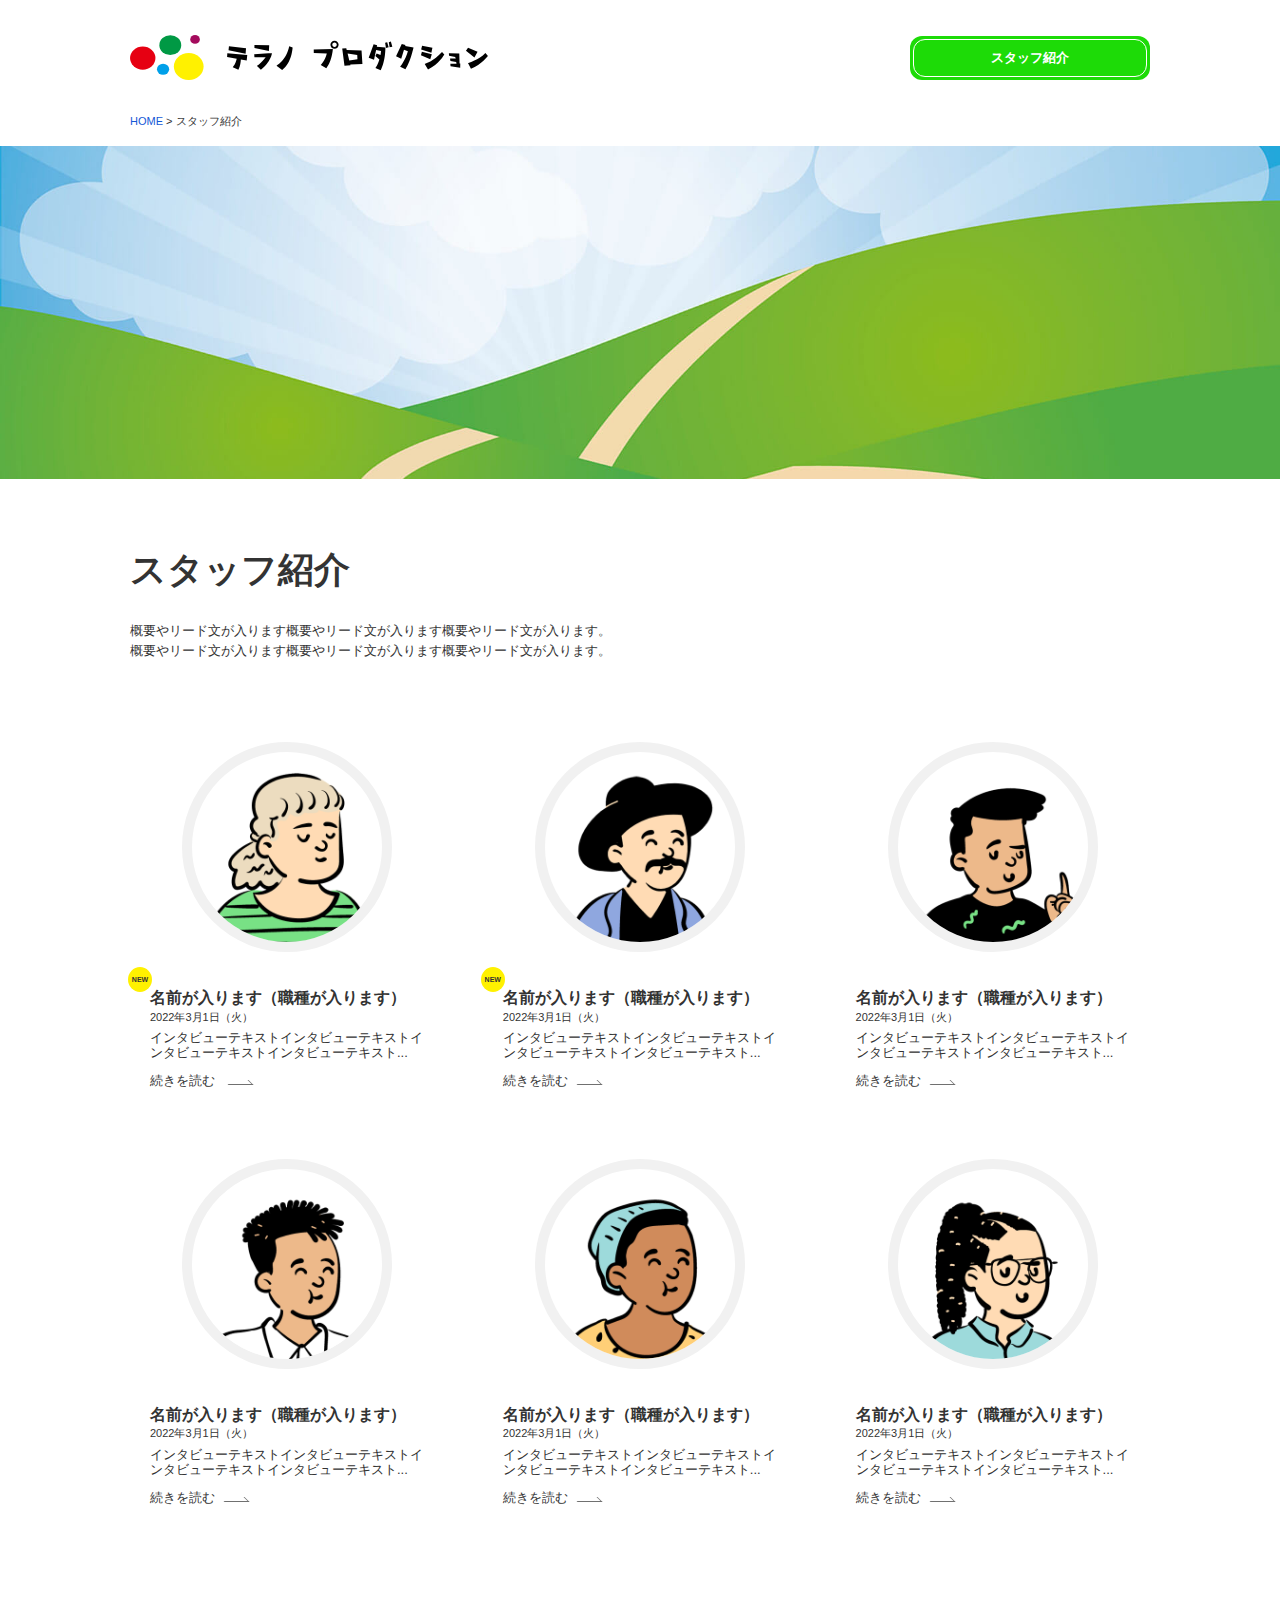
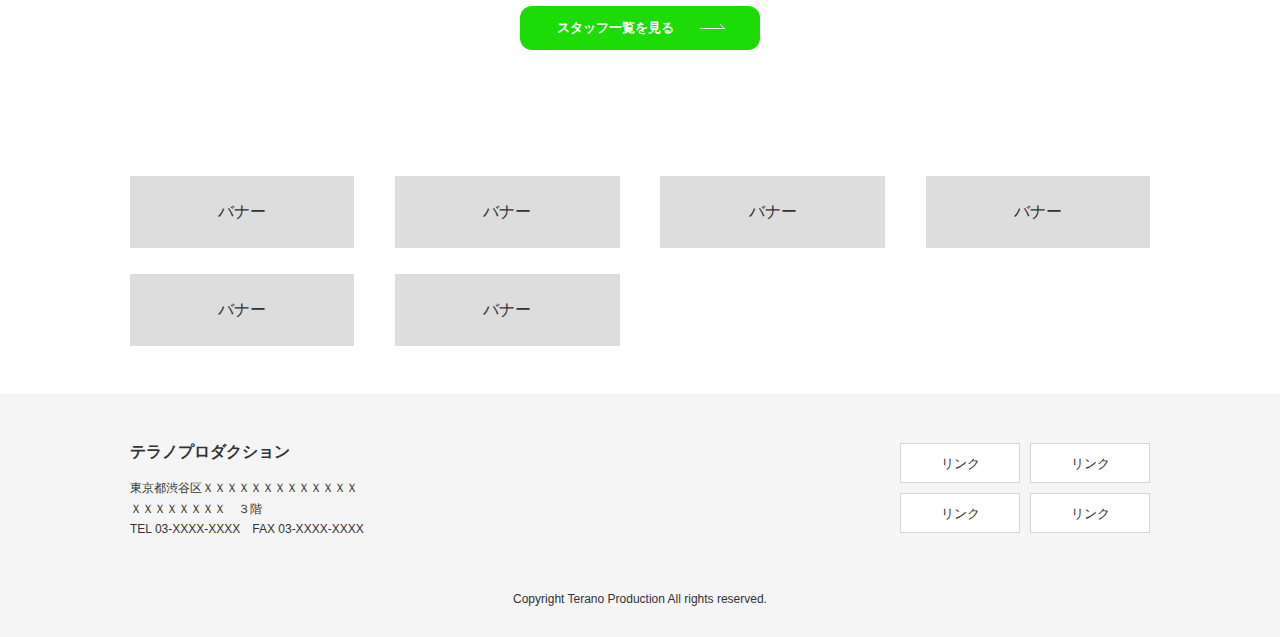
<file: index.html>
<!DOCTYPE html>
<html lang="en">
<head>
    <meta charset="UTF-8">
    <meta http-equiv="X-UA-Compatible" content="IE=edge">
    <meta name="viewport" content="width=device-width, initial-scale=1.0">
    <link rel="stylesheet" href="reset.css">
    <link rel="stylesheet" href="style.css">
    <title>スタッフ紹介｜テクノプロダクション</title>
</head>
<body>
    <header class="header">
        <div class="header__top wrap">
            
            <img src="img/logo.svg" width="268px" alt="">
        
            <div class="top-button button_frame pc-only">
                <a href="" class="top-button__link">スタッフ紹介
                </a>
            </div>
        </div>
        <p class="header__nav wrap">
            <a href="#" class="current">HOME</a>
              &nbsp;>&nbsp;スタッフ紹介
        </p>
        <picture class="mv">
            <source srcset="img/mv-pc.jpg" media="(min-width: 768px)">
            <img src="img/mv-sp.jpg" alt="mv">
        </picture>
    </header>
    <main>
      <div class="container">
        <h1 class="main-title">スタッフ紹介</h1>
        <p class="main-text">概要やリード文が入ります概要やリード文が入ります概要やリード文が入ります。 
            <br/>概要やリード文が入ります概要やリード文が入ります概要やリード文が入ります。
        </p>
        <ul class="main-container ">
            <li class="main-container__item item_new">
              <div class="main-container__icon">
                <a href="detail.html">
                <img class="" src="img/staff-1.png" alt="">
                </a>
              </div>
              <h4 class="main-container__title">
                <a href="detail.html">
                <span class="new">NEW</span>名前が入ります（職種が入ります）
                </a>
            </h4>
              <p class="main-container__date">2022年3月1日（火）</p>
              <p class="main-container__text">インタビューテキストインタビューテキストインタビューテキストインタビューテキスト...</p>
              <p class="main-container__more">
                <a href="detail.html">続きを読む</a>
                </p>
            </li>
            <li class="main-container__item item_new">
                <div class="main-container__icon">
                  <img class="" src="img/staff-2.png" alt="">
                </div>
                <h4 class="main-container__title">
                  <span class="new">NEW</span>名前が入ります（職種が入ります）</h4>
                <p class="main-container__date">2022年3月1日（火）</p>
                <p class="main-container__text">インタビューテキストインタビューテキストインタビューテキストインタビューテキスト...</p>
                <p class="main-container__more">続きを読む</p>
              </li>
              <li class="main-container__item item_new">
                <div class="main-container__icon">
                  <img class="" src="img/staff-3.png" alt="">
                </div>
                <h4 class="main-container__title">
                  名前が入ります（職種が入ります）</h4>
                <p class="main-container__date">2022年3月1日（火）</p>
                <p class="main-container__text">インタビューテキストインタビューテキストインタビューテキストインタビューテキスト...</p>
                <p class="main-container__more">続きを読む</p>
              </li>
              <li class="main-container__item item_new">
                <div class="main-container__icon">
                  <img class="" src="img/staff-4.png" alt="">
                </div>
                <h4 class="main-container__title">
                  名前が入ります（職種が入ります）</h4>
                <p class="main-container__date">2022年3月1日（火）</p>
                <p class="main-container__text">インタビューテキストインタビューテキストインタビューテキストインタビューテキスト...</p>
                <p class="main-container__more">続きを読む</p>
              </li>
              <li class="main-container__item item_new">
                <div class="main-container__icon">
                  <img class="" src="img/staff-5.png" alt="">
                </div>
                <h4 class="main-container__title">
                  名前が入ります（職種が入ります）</h4>
                <p class="main-container__date">2022年3月1日（火）</p>
                <p class="main-container__text">インタビューテキストインタビューテキストインタビューテキストインタビューテキスト...</p>
                <p class="main-container__more">続きを読む</p>
              </li>
              <li class="main-container__item item_new">
                <div class="main-container__icon">
                  <img class="" src="img/staff-6.png" alt="">
                </div>
                <h4 class="main-container__title">
                  名前が入ります（職種が入ります）</h4>
                <p class="main-container__date">2022年3月1日（火）</p>
                <p class="main-container__text">インタビューテキストインタビューテキストインタビューテキストインタビューテキスト...</p>
                <p class="main-container__more">続きを読む</p>
              </li>
        </ul>
        
        <div class="main-button">
            <a class="main-button__link" href="list.html">スタッフ一覧を見る</a>
        </div>
        <ul class="banner-container pc-only">
            <li class="banner-container__item">
              <p>バナー</p>  
            </li>
            <li class="banner-container__item">
                <p>バナー</p>  
              </li>
              <li class="banner-container__item">
                <p>バナー</p>  
              </li>
              <li class="banner-container__item">
                <p>バナー</p>  
              </li>
              <li class="banner-container__item">
                <p>バナー</p>  
              </li>
              <li class="banner-container__item">
                <p>バナー</p>  
              </li>
        </ul>
   
      </div>
    </main>
    <footer>
      
       <div class="footer-container wrap">
        <ul class="footer-container__link">
            <li><a href="#">リンク</a></li>
            <li><a href="#">リンク</a></li>
            <li><a href="#">リンク</a></li>
            <li><a href="#">リンク</a></li>
        </ul>
        <div class="footer-container__text ">
            <h4>テラノプロダクション</h4>
            <p>東京都渋谷区ＸＸＸＸＸＸＸＸＸＸＸＸＸ<br/>ＸＸＸＸＸＸＸＸ　３階 
                <br/>TEL 03-XXXX-XXXX　FAX 03-XXXX-XXXX
            </p>
        </div>
       
       </div>
       <p class="copyright wrap">
        Copyright Terano Production All rights reserved.
       </p>
    </footer>
</body>
</html>
</file>
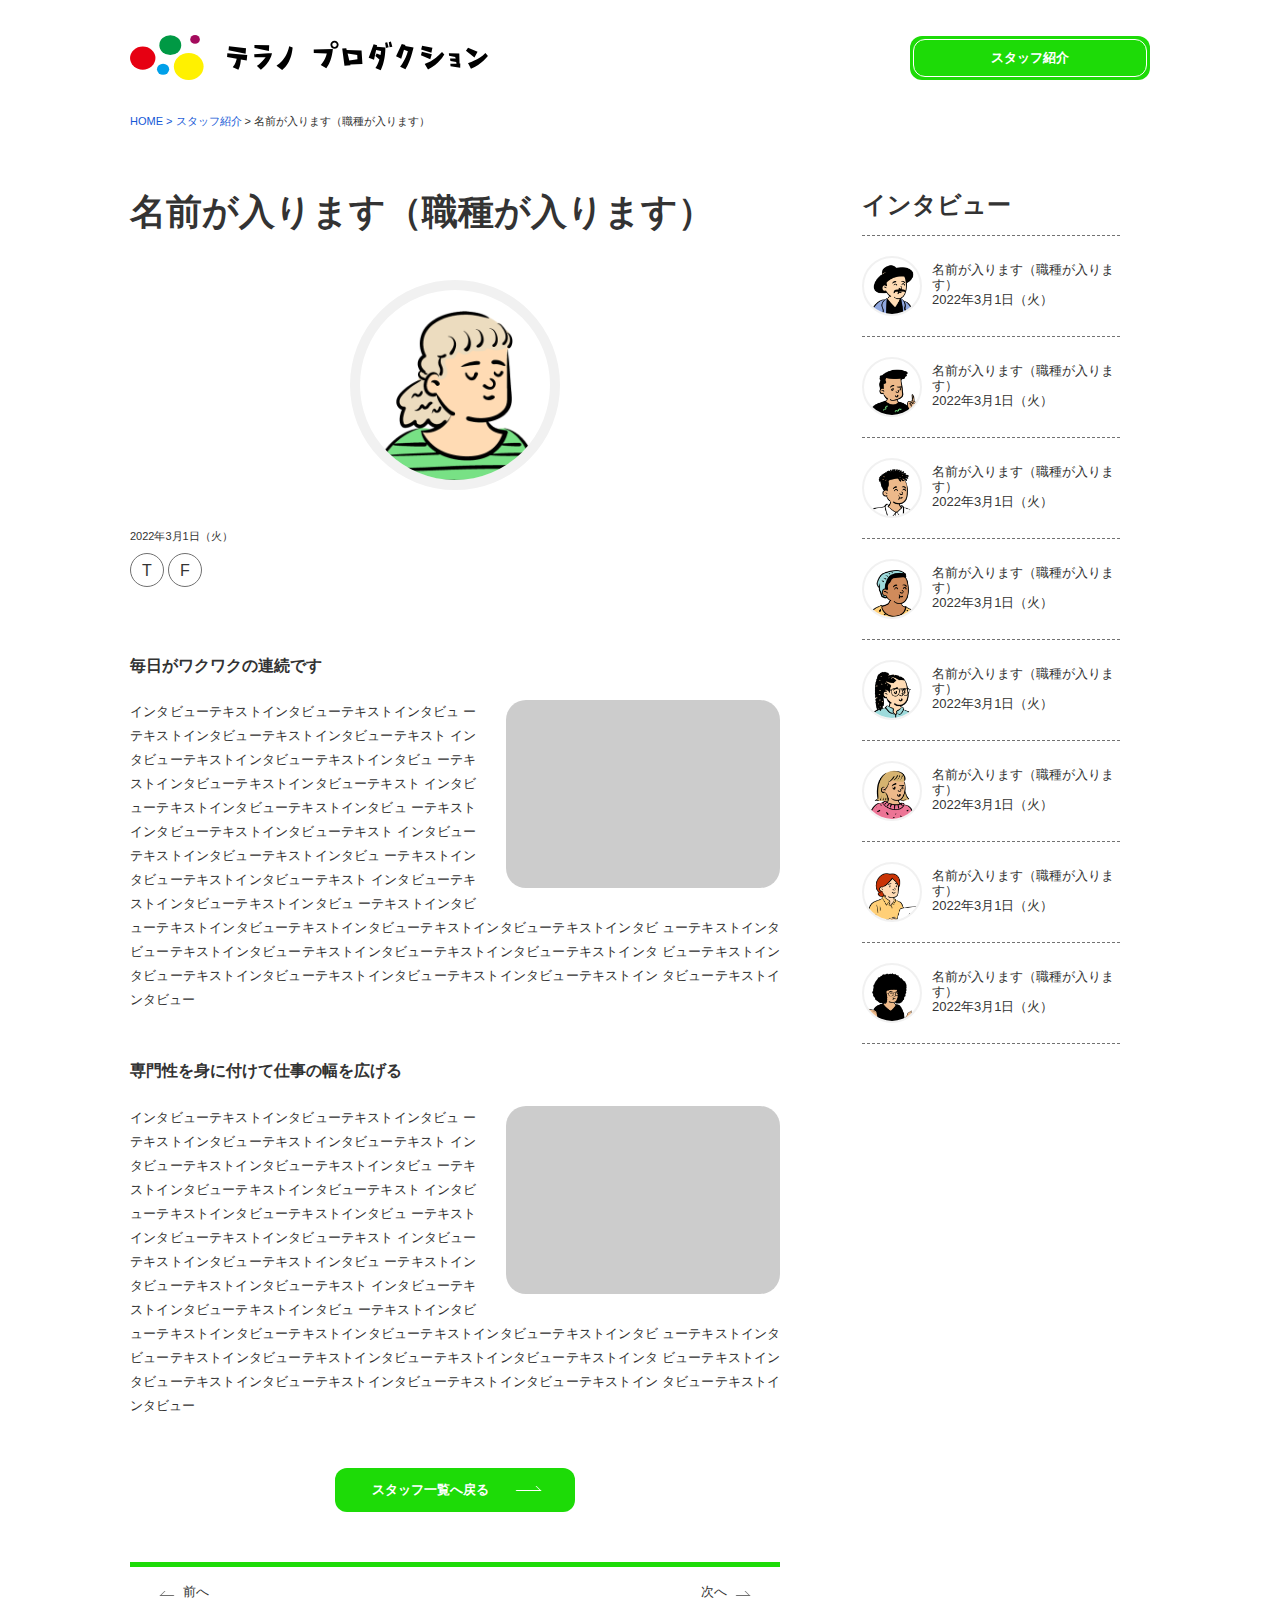
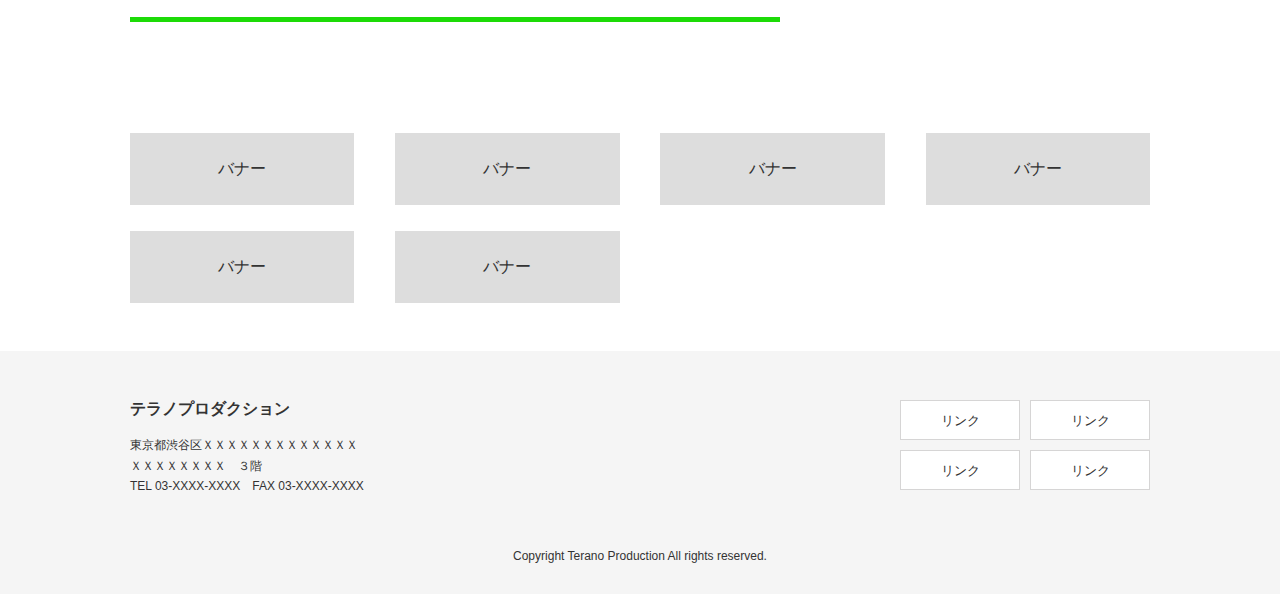
<file: detail.html>
<!DOCTYPE html>
<html lang="en">
<head>
    <meta charset="UTF-8">
    <meta http-equiv="X-UA-Compatible" content="IE=edge">
    <meta name="viewport" content="width=device-width, initial-scale=1.0">
    <link rel="stylesheet" href="reset.css">
    <link rel="stylesheet" href="style.css">
    <title>名前が入ります（職種が入ります）｜テクノプロダクション</title>
</head>
<body>
    <header class="header">
        <div class="header__top wrap">           
            <img src="img/logo.svg" width="268px" alt="">
        
            <div class="top-button button_frame pc-only">
                <a href="index.html" class="top-button__link">スタッフ紹介
                </a>
            </div>
        </div>
        <ol class="header__nav wrap">
            <li><a href="index.html">HOME</a></li>
            <li><a href="index.html">&nbsp;&gt;&nbsp;スタッフ紹介</a></li>
            <li>&nbsp;&gt;&nbsp;名前が入ります（職種が入ります）</li>
          
        </ol>
    </header>
    <main class="detail wrap">
        <div class="main">
            <h1 class="main__title">名前が入ります（職種が入ります）</h1>
            <img src="img/staff-1.png" alt="staff-1" class="main__icon" >
            <p class="main__date">2022年3月1日（火）</p>
            <ul class="main__sns">
                <li>T</li>
                <li>F</li>
            </ul>
            <section class="main__content">
                <h2 class="main__sub-title">
                    毎日がワクワクの連続です
                </h2>
                 <img class="main__picture" oncontextmenu="return false;"  src="img/article-img.jpg" alt="">
              
                <p class="main__text">
                    インタビューテキストインタビューテキストインタビュ ーテキストインタビューテキストインタビューテキスト インタビューテキストインタビューテキストインタビュ ーテキストインタビューテキストインタビューテキスト インタビューテキストインタビューテキストインタビュ ーテキストインタビューテキストインタビューテキスト インタビューテキストインタビューテキストインタビュ ーテキストインタビューテキストインタビューテキスト インタビューテキストインタビューテキストインタビュ ーテキストインタビューテキストインタビューテキストインタビューテキストインタビューテキストインタビ ューテキストインタビューテキストインタビューテキストインタビューテキストインタビューテキストインタ ビューテキストインタビューテキストインタビューテキストインタビューテキストインタビューテキストイン タビューテキストインタビュー
                </p>

            </section>
            <section class="main__content">
                <h2 class="main__sub-title">
                    専門性を身に付けて仕事の幅を広げる
                </h2>
                <img class="main__picture" oncontextmenu="return false;"  src="img/article-img.jpg" alt="">
                <p class="main__text">
                    インタビューテキストインタビューテキストインタビュ ーテキストインタビューテキストインタビューテキスト インタビューテキストインタビューテキストインタビュ ーテキストインタビューテキストインタビューテキスト インタビューテキストインタビューテキストインタビュ ーテキストインタビューテキストインタビューテキスト インタビューテキストインタビューテキストインタビュ ーテキストインタビューテキストインタビューテキスト インタビューテキストインタビューテキストインタビュ ーテキストインタビューテキストインタビューテキストインタビューテキストインタビューテキストインタビ ューテキストインタビューテキストインタビューテキストインタビューテキストインタビューテキストインタ ビューテキストインタビューテキストインタビューテキストインタビューテキストインタビューテキストイン タビューテキストインタビュー
                </p>

            </section>
            <div class="main__button">
                <a href="list.html">スタッフ一覧へ戻る</a>
            </div>
            <ul class="list-bar">
                <li class="prev"><a href="">前へ</a></li>
                <li class="after"><a href="">次へ</a></li>
            </ul>
         
        </div>
        <div class="aside pc-only">
            <h3 class="aside__title">
                インタビュー
            </h3>
            <ul class="aside__content">
                <li class="aside__detail"><a href="#">
                    <img src="img/staff-2.png" alt="" class="aside__icon">
                    <div>
                        <p>名前が入ります（職種が入ります）</p>
                        <p>2022年3月1日（火）</p>
                    </div>
                   
                </a></li>
            </ul>
            <ul class="aside__content">
                <li class="aside__detail"><a href="#">
                    <img src="img/staff-3.png" alt="" class="aside__icon">
                    <div>
                        <p>名前が入ります（職種が入ります）</p>
                        <p>2022年3月1日（火）</p>
                    </div>
                   
                </a></li>
            </ul>
            <ul class="aside__content">
                <li class="aside__detail"><a href="#">
                    <img src="img/staff-4.png" alt="" class="aside__icon">
                    <div>
                        <p>名前が入ります（職種が入ります）</p>
                        <p>2022年3月1日（火）</p>
                    </div>
                   
                </a></li>
            </ul>
            <ul class="aside__content">
                <li class="aside__detail"><a href="#">
                    <img src="img/staff-5.png" alt="" class="aside__icon">
                    <div>
                        <p>名前が入ります（職種が入ります）</p>
                        <p>2022年3月1日（火）</p>
                    </div>
                   
                </a></li>
            </ul>
            <ul class="aside__content">
                <li class="aside__detail"><a href="#">
                    <img src="img/staff-6.png" alt="" class="aside__icon">
                    <div>
                        <p>名前が入ります（職種が入ります）</p>
                        <p>2022年3月1日（火）</p>
                    </div>
                   
                </a></li>
            </ul>
            <ul class="aside__content">
                <li class="aside__detail"><a href="#">
                    <img src="img/staff-7.png" alt="" class="aside__icon">
                    <div>
                        <p>名前が入ります（職種が入ります）</p>
                        <p>2022年3月1日（火）</p>
                    </div>
                   
                </a></li>
            </ul>
            <ul class="aside__content">
                <li class="aside__detail"><a href="#">
                    <img src="img/staff-8.png" alt="" class="aside__icon">
                    <div>
                        <p>名前が入ります（職種が入ります）</p>
                        <p>2022年3月1日（火）</p>
                    </div>
                   
                </a></li>
            </ul>
            <ul class="aside__content">
                <li class="aside__detail"><a href="#">
                    <img src="img/staff-9.png" alt="" class="aside__icon">
                    <div>
                        <p>名前が入ります（職種が入ります）</p>
                        <p>2022年3月1日（火）</p>
                    </div>
                   
                </a></li>
            </ul>
        </div>
        
    </main>
    <ul class="banner-container pc-only wrap">
        <li class="banner-container__item">
          <p>バナー</p>  
        </li>
        <li class="banner-container__item">
            <p>バナー</p>  
          </li>
          <li class="banner-container__item">
            <p>バナー</p>  
          </li>
          <li class="banner-container__item">
            <p>バナー</p>  
          </li>
          <li class="banner-container__item">
            <p>バナー</p>  
          </li>
          <li class="banner-container__item">
            <p>バナー</p>  
          </li>
    </ul>
    <footer>
      
        <div class="footer-container wrap">
         <ul class="footer-container__link">
             <li><a href="#">リンク</a></li>
             <li><a href="#">リンク</a></li>
             <li><a href="#">リンク</a></li>
             <li><a href="#">リンク</a></li>
         </ul>
         <div class="footer-container__text ">
             <h4>テラノプロダクション</h4>
             <p>東京都渋谷区ＸＸＸＸＸＸＸＸＸＸＸＸＸ<br/>ＸＸＸＸＸＸＸＸ　３階 
                 <br/>TEL 03-XXXX-XXXX　FAX 03-XXXX-XXXX
             </p>
         </div>
        
        </div>
        <p class="copyright wrap">
         Copyright Terano Production All rights reserved.
        </p>
     </footer>
</body>
</html>
</file>
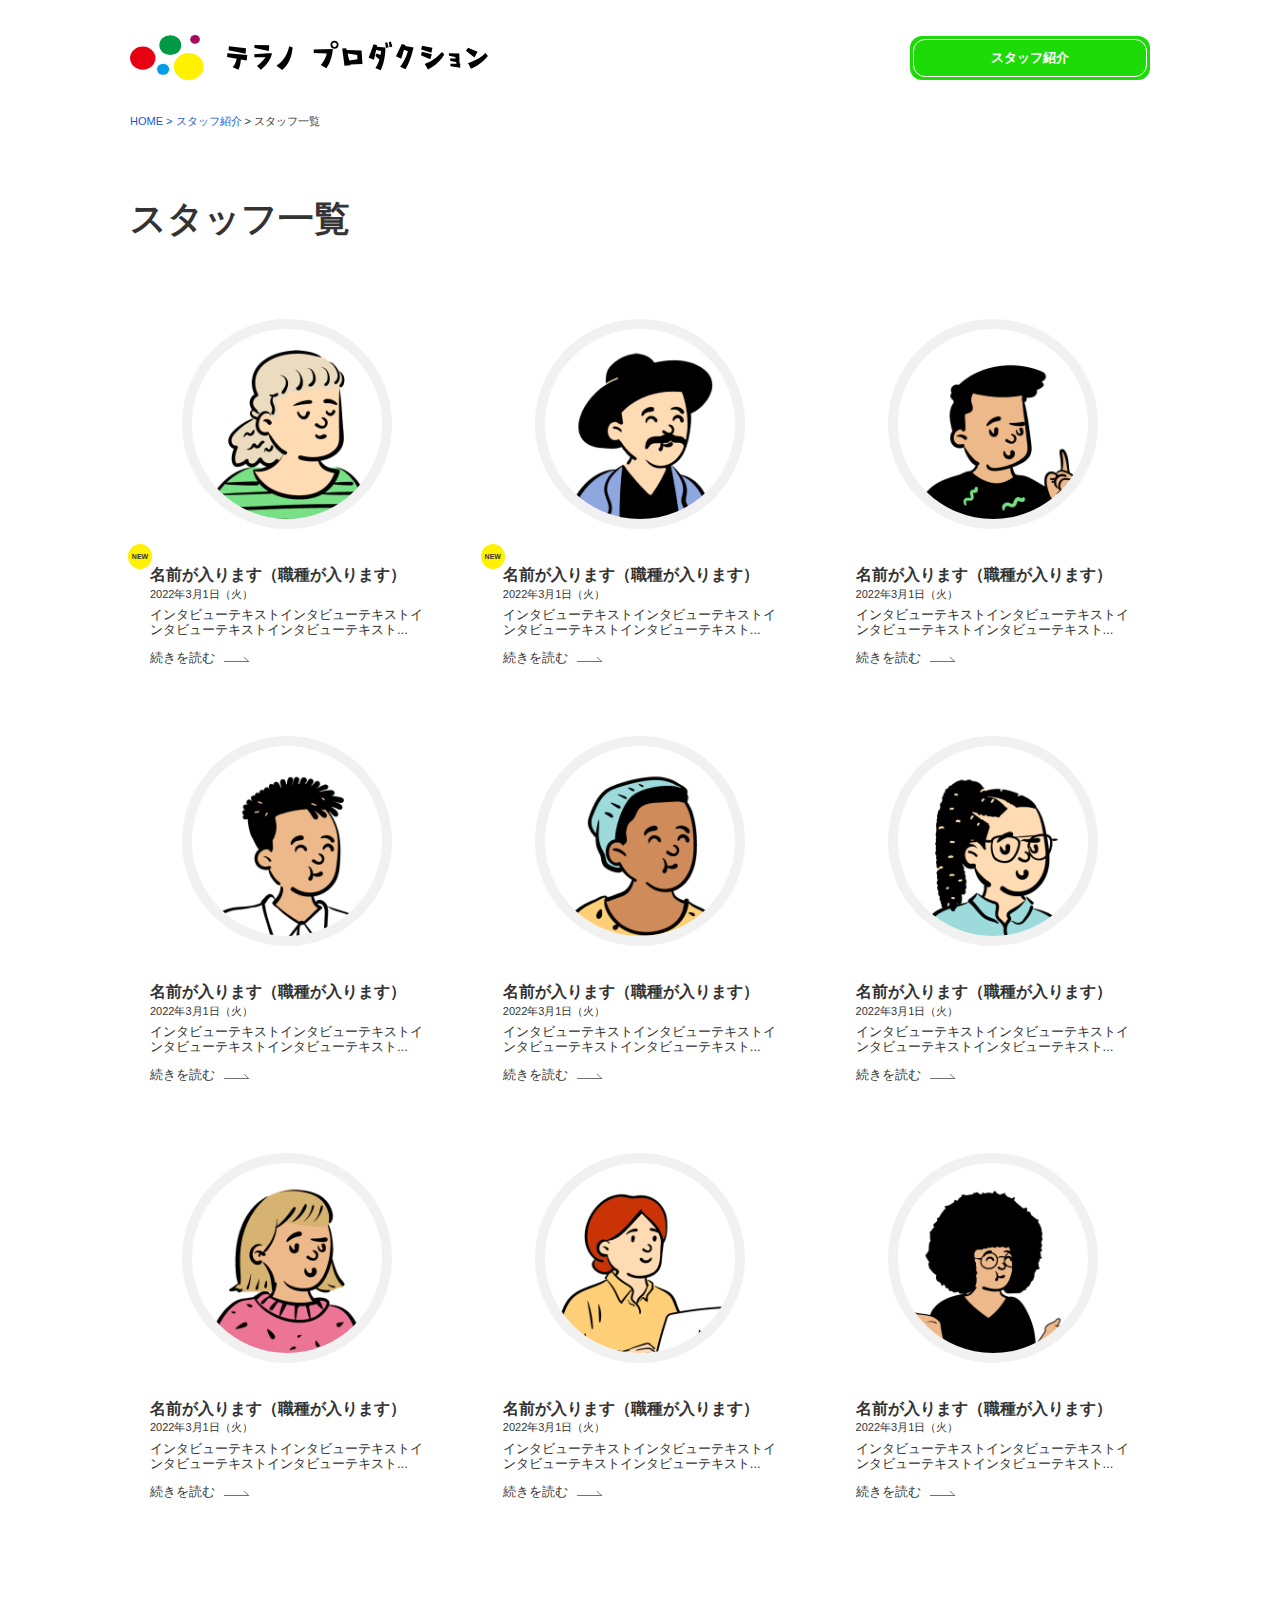
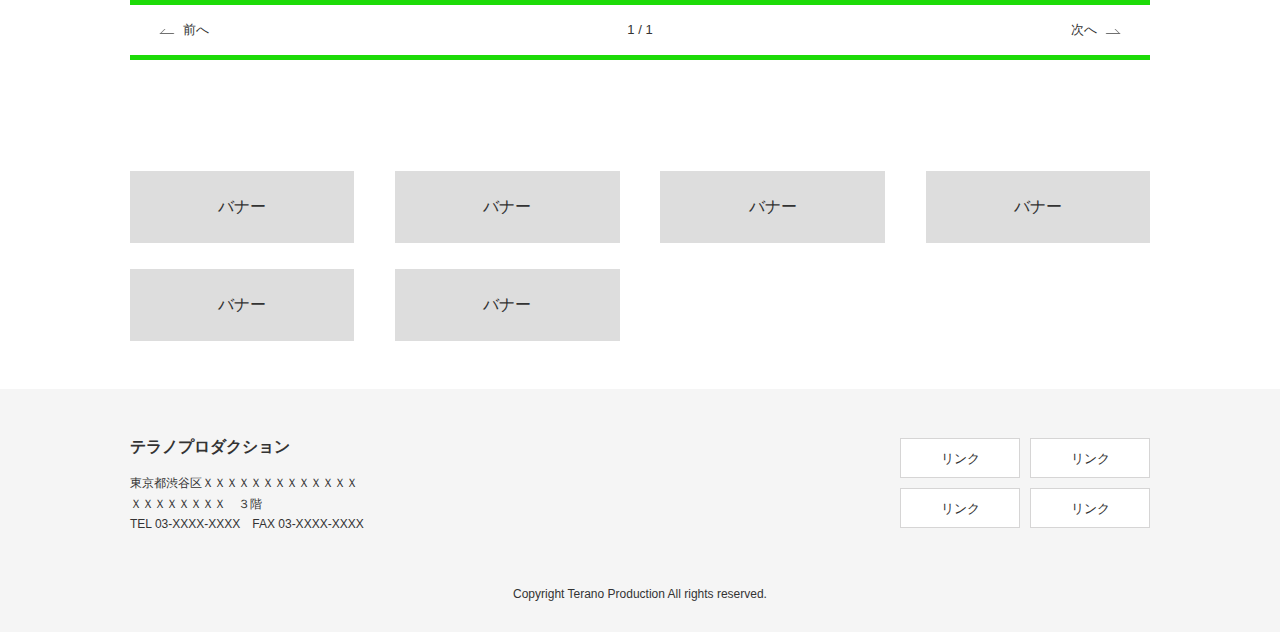
<file: list.html>
<!DOCTYPE html>
<html lang="en">
<head>
    <meta charset="UTF-8">
    <meta http-equiv="X-UA-Compatible" content="IE=edge">
    <meta name="viewport" content="width=device-width, initial-scale=1.0">
    <link rel="stylesheet" href="reset.css">
    <link rel="stylesheet" href="style.css">
    <title>スタッフ一覧｜テラノプロダクション</title>
</head>
<body>
    <header class="header">
        <div class="header__top wrap">
            
            <img src="img/logo.svg" width="268px" alt="">
        
            <div class="top-button button_frame pc-only">
                <a href="" class="top-button__link">スタッフ紹介
                </a>
            </div>
        </div>
        <ol class="header__nav wrap">
            <li><a href="index.html">HOME</a></li>
            <li><a href="index.html">&nbsp;&gt;&nbsp;スタッフ紹介</a></li>
            <li>&nbsp;&gt;&nbsp;スタッフ一覧</li>
          
        </ol>
    </header>
    <main>
      <div class="container">
        <h1 class="main-title">スタッフ一覧</h1>
        
        <ul class="main-container ">
            <li class="main-container__item item_new">
              <div class="main-container__icon">
                <a href="detail.html"><img class="" src="img/staff-1.png" alt="">
                </a>
              </div>
              <h4 class="main-container__title">
                <span class="new">NEW</span>
                <a href="detail.html">名前が入ります（職種が入ります）
                </a>
                </h4>
              <p class="main-container__date">2022年3月1日（火）</p>
              <p class="main-container__text">インタビューテキストインタビューテキストインタビューテキストインタビューテキスト...</p>
            <a href="detail.html"><p class="main-container__more">続きを読む</p>
            </a>
            </li>
            <li class="main-container__item item_new">
                <div class="main-container__icon">
                  <img class="" src="img/staff-2.png" alt="">
                </div>
                <h4 class="main-container__title">
                  <span class="new">NEW</span>名前が入ります（職種が入ります）</h4>
                <p class="main-container__date">2022年3月1日（火）</p>
                <p class="main-container__text">インタビューテキストインタビューテキストインタビューテキストインタビューテキスト...</p>
                <p class="main-container__more">続きを読む</p>
              </li>
              <li class="main-container__item item_new">
                <div class="main-container__icon">
                  <img class="" src="img/staff-3.png" alt="">
                </div>
                <h4 class="main-container__title">
                  名前が入ります（職種が入ります）</h4>
                <p class="main-container__date">2022年3月1日（火）</p>
                <p class="main-container__text">インタビューテキストインタビューテキストインタビューテキストインタビューテキスト...</p>
                <p class="main-container__more">続きを読む</p>
              </li>
              <li class="main-container__item item_new">
                <div class="main-container__icon">
                  <img class="" src="img/staff-4.png" alt="">
                </div>
                <h4 class="main-container__title">
                  名前が入ります（職種が入ります）</h4>
                <p class="main-container__date">2022年3月1日（火）</p>
                <p class="main-container__text">インタビューテキストインタビューテキストインタビューテキストインタビューテキスト...</p>
                <p class="main-container__more">続きを読む</p>
              </li>
              <li class="main-container__item item_new">
                <div class="main-container__icon">
                  <img class="" src="img/staff-5.png" alt="">
                </div>
                <h4 class="main-container__title">
                  名前が入ります（職種が入ります）</h4>
                <p class="main-container__date">2022年3月1日（火）</p>
                <p class="main-container__text">インタビューテキストインタビューテキストインタビューテキストインタビューテキスト...</p>
                <p class="main-container__more">続きを読む</p>
              </li>
              <li class="main-container__item item_new">
                <div class="main-container__icon">
                  <img class="" src="img/staff-6.png" alt="">
                </div>
                <h4 class="main-container__title">
                  名前が入ります（職種が入ります）</h4>
                <p class="main-container__date">2022年3月1日（火）</p>
                <p class="main-container__text">インタビューテキストインタビューテキストインタビューテキストインタビューテキスト...</p>
                <p class="main-container__more">続きを読む</p>
              </li>
              <li class="main-container__item item_new">
                <div class="main-container__icon">
                  <img class="" src="img/staff-7.png" alt="">
                </div>
                <h4 class="main-container__title">
                  名前が入ります（職種が入ります）</h4>
                <p class="main-container__date">2022年3月1日（火）</p>
                <p class="main-container__text">インタビューテキストインタビューテキストインタビューテキストインタビューテキスト...</p>
                <p class="main-container__more">続きを読む</p>
              </li>
              <li class="main-container__item item_new">
                <div class="main-container__icon">
                  <img class="" src="img/staff-8.png" alt="">
                </div>
                <h4 class="main-container__title">
                  名前が入ります（職種が入ります）</h4>
                <p class="main-container__date">2022年3月1日（火）</p>
                <p class="main-container__text">インタビューテキストインタビューテキストインタビューテキストインタビューテキスト...</p>
                <p class="main-container__more">続きを読む</p>
              </li>
              <li class="main-container__item item_new">
                <div class="main-container__icon">
                  <img class="" src="img/staff-9.png" alt="">
                </div>
                <h4 class="main-container__title">
                  名前が入ります（職種が入ります）</h4>
                <p class="main-container__date">2022年3月1日（火）</p>
                <p class="main-container__text">インタビューテキストインタビューテキストインタビューテキストインタビューテキスト...</p>
                <p class="main-container__more">続きを読む</p>
              </li>
        </ul>
        <ul class="list-bar">
            <li class="prev"><a href="">前へ</a></li>
            <li>1 / 1</li>
            <li class="after"><a href="">次へ</a></li>
        </ul>
        <ul class="banner-container pc-only">
            <li class="banner-container__item">
              <p>バナー</p>  
            </li>
            <li class="banner-container__item">
                <p>バナー</p>  
              </li>
              <li class="banner-container__item">
                <p>バナー</p>  
              </li>
              <li class="banner-container__item">
                <p>バナー</p>  
              </li>
              <li class="banner-container__item">
                <p>バナー</p>  
              </li>
              <li class="banner-container__item">
                <p>バナー</p>  
              </li>
        </ul>
      </div>
      
    </main>
    <footer>
      
        <div class="footer-container wrap">
         <ul class="footer-container__link">
             <li><a href="#">リンク</a></li>
             <li><a href="#">リンク</a></li>
             <li><a href="#">リンク</a></li>
             <li><a href="#">リンク</a></li>
         </ul>
         <div class="footer-container__text ">
             <h4>テラノプロダクション</h4>
             <p>東京都渋谷区ＸＸＸＸＸＸＸＸＸＸＸＸＸ<br/>ＸＸＸＸＸＸＸＸ　３階 
                 <br/>TEL 03-XXXX-XXXX　FAX 03-XXXX-XXXX
             </p>
         </div>
        
        </div>
        <p class="copyright wrap">
         Copyright Terano Production All rights reserved.
        </p>
     </footer>
</body>
</html>
</file>
<file: style.css>
@charset "UTF-8";
body {
  font-family: "メイリオ", "Meiryo", sans-serif;
  color: #333;
}

.pc-only {
  display: none;
}
@media screen and (min-width: 767px) {
  .pc-only {
    display: block;
  }
}

.wrap {
  padding: 0 30px;
  max-width: 1080px;
}
@media screen and (min-width: 767px) {
  .wrap {
    margin: 0 30px;
    margin: 0 auto;
  }
}

h1 {
  font-size: 24px;
  font-weight: bold;
}
@media screen and (min-width: 767px) {
  h1 {
    font-size: 36px;
  }
}

p {
  font-size: 13px;
}

h4 {
  font-size: 16px;
  font-weight: bold;
}

.header__top {
  margin-top: 26px;
  display: flex;
  justify-content: center;
}
@media screen and (min-width: 767px) {
  .header__top {
    display: flex;
    justify-content: space-between;
    align-items: center;
    margin-top: 35px;
  }
  .header__top img {
    width: 100%;
    max-width: 358px;
  }
}
.header__top .top-button {
  color: #FFFFFF;
  width: 240px;
  height: 44px;
  background-color: #1DDB07;
  border-radius: 12px;
  text-align: center;
  line-height: 44px;
  font-size: 13px;
  font-weight: bold;
  margin-left: 10px;
  padding: 3px;
}
.header__top .top-button::after {
  content: "";
  display: inline-block;
  margin-left: 21px;
  margin-bottom: 3px;
  width: 25px;
  height: 5px;
  border-bottom: 1px solid #FFFFFF;
  border-right: 1px solid #FFFFFF;
  transform: skew(45deg);
}
.header__top .top-button__link {
  width: 100%;
  height: 100%;
  border-radius: 12px;
  display: flex;
  align-items: center;
  justify-content: center;
  border: 1px double #FFFFFF;
}
.header__nav {
  margin-top: 21px;
  font-size: 11px;
  display: flex;
  align-items: center;
}
.header__nav a {
  color: #1558d6;
}
@media screen and (min-width: 767px) {
  .header__nav {
    margin-top: 35px;
  }
}
.header__nav .current {
  color: #1558D6;
}

.mv img {
  margin-top: 18px;
  width: 100%;
  height: auto;
}

.container {
  margin: 0 auto;
  max-width: 1080px;
  padding: 0 30px;
}
.container .main-title {
  margin-top: 63px;
}
@media screen and (min-width: 767px) {
  .container .main-title {
    margin-top: 70px;
  }
}
.container .main-text {
  margin-top: 24px;
  line-height: 1.6;
}
@media screen and (min-width: 767px) {
  .container .main-text {
    margin-top: 30px;
  }
}
.container .main-container {
  margin-top: 83px;
  padding: 0 20px;
}
@media screen and (min-width: 767px) {
  .container .main-container {
    margin: 80px auto 30px;
    display: flex;
    flex-wrap: wrap;
    max-width: 1080px;
  }
}
.container .main-container__item {
  margin-bottom: 65px;
}
.container .main-container__item:nth-of-type(3n) {
  margin-right: 0;
}
@media screen and (min-width: 767px) {
  .container .main-container__item {
    width: 28%;
    margin-right: 8%;
    margin-bottom: 70px;
  }
}
.container .main-container__icon {
  margin: 0 auto;
  width: 210px;
  height: 210px;
  border: 10px solid #F1F1F1;
  border-radius: 50%;
}
.container .main-container__icon img {
  width: 100%;
  height: 100%;
  border-radius: 50%;
}
.container .main-container__title {
  margin-top: 37px;
  font-weight: bold;
  position: relative;
}
.container .main-container__title .new {
  position: absolute;
  top: -22px;
  left: -22px;
  display: block;
  height: 25px;
  width: 24px;
  background-color: #FFF100;
  border-radius: 50%;
  font-size: 7px;
  line-height: 25px;
  text-align: center;
}
.container .main-container__date {
  margin-top: 3px;
  font-size: 11px;
}
.container .main-container__text {
  margin-top: 8px;
}
.container .main-container__more {
  margin-top: 13px;
}
.container .main-container__more::after {
  content: "";
  display: inline-block;
  margin-left: 7px;
  width: 25px;
  height: 5px;
  border-bottom: 1px solid #707070;
  border-right: 1px solid #707070;
  transform: skew(45deg);
}
.container .main-button {
  color: #FFFFFF;
  width: 240px;
  height: 44px;
  background-color: #1DDB07;
  border-radius: 12px;
  text-align: center;
  line-height: 44px;
  font-size: 13px;
  font-weight: bold;
  margin: 83px auto;
}
.container .main-button::after {
  content: "";
  display: inline-block;
  margin-left: 21px;
  margin-bottom: 3px;
  width: 25px;
  height: 5px;
  border-bottom: 1px solid #FFFFFF;
  border-right: 1px solid #FFFFFF;
  transform: skew(45deg);
}
@media screen and (min-width: 767px) {
  .container .main-button {
    margin: 0 auto 100px;
  }
}

@media screen and (min-width: 767px) {
  .banner-container {
    display: flex;
    flex-wrap: wrap;
  }
  .banner-container__item {
    width: 22%;
    height: 72px;
    background-color: #DDDDDD;
    margin-right: 4%;
    margin-top: 26px;
    text-align: center;
    line-height: 72px;
  }
  .banner-container__item:nth-of-type(4) {
    margin-right: 0;
  }
  .banner-container__item p {
    font-size: 16px;
  }
}

footer {
  background-color: #F5F5F5;
}
@media screen and (min-width: 767px) {
  footer .footer-container {
    display: flex;
    flex-direction: row-reverse;
    padding-top: 49px;
    justify-content: space-between;
    align-items: flex-start;
    margin-top: 48px;
  }
}
footer .footer-container__link {
  display: flex;
  padding-top: 40px;
  flex-wrap: wrap;
  justify-content: center;
  width: 250px;
  margin: 0 auto;
}
@media screen and (min-width: 767px) {
  footer .footer-container__link {
    padding-top: 0;
    margin: 0;
  }
}
footer .footer-container__link li {
  width: 120px;
  height: 40px;
  background-color: #fff;
  border: 1px solid #D6D5D5;
  text-align: center;
  line-height: 40px;
  font-size: 13px;
  margin-bottom: 10px;
}
footer .footer-container__link li:nth-child(odd) {
  margin-right: 10px;
}
footer .footer-container__text {
  margin-top: 25px;
}
@media screen and (min-width: 767px) {
  footer .footer-container__text {
    margin-top: 0;
  }
}
footer .footer-container__text p {
  margin-top: 17px;
  font-size: 12px;
  line-height: 1.7;
}

.copyright {
  padding-top: 35px;
  padding-bottom: 30px;
  font-size: 12px;
}
@media screen and (min-width: 767px) {
  .copyright {
    text-align: center;
    padding-top: 50px;
    padding-bottom: 30px;
  }
}

.list-bar {
  margin: 0 auto 110px;
  border-top: 5px solid #1DDB07;
  border-bottom: 5px solid #1DDB07;
  display: flex;
  justify-content: space-between;
}
@media screen and (min-width: 767px) {
  .list-bar {
    margin: 0 auto 85px;
    padding: 0 32px;
    max-width: 1020px;
  }
}
.list-bar li {
  display: inline;
  font-size: 13px;
  line-height: 50px;
}
.list-bar li.prev::before {
  content: "";
  display: inline-block;
  margin-right: 7px;
  width: 14px;
  height: 5px;
  border-bottom: 1px solid #707070;
  border-left: 1px solid #707070;
  transform: skew(135deg);
}
.list-bar li.after::after {
  content: "";
  display: inline-block;
  margin-left: 7px;
  width: 14px;
  height: 5px;
  border-bottom: 1px solid #707070;
  border-right: 1px solid #707070;
  transform: skew(45deg);
}

.detail {
  display: flex;
  margin: 63px auto 0;
  max-width: 1080px;
}

.main {
  margin-right: 8%;
}
@media screen and (min-width: 767px) {
  .main {
    width: 70%;
  }
}
.main__title {
  margin-bottom: 50px;
  font-size: 28px;
}
@media screen and (min-width: 767px) {
  .main__title {
    margin-top: 0;
    margin-bottom: 48px;
    font-size: 36px;
  }
}
.main__icon {
  margin: 0 auto;
  width: 210px;
  height: 210px;
  border: 10px solid #F1F1F1;
  border-radius: 50%;
  display: flex;
}
.main__icon img {
  width: 100%;
  height: 100%;
  border-radius: 50%;
}
.main__date {
  font-size: 11px;
  margin-top: 40px;
}
.main__sns {
  display: flex;
  margin-top: 10px;
  margin-bottom: 70px;
}
.main__sns li {
  width: 34px;
  height: 34px;
  border: 1px solid #707070;
  border-radius: 50%;
  text-align: center;
  line-height: 34px;
  margin-left: 4px;
}
.main__sns li:nth-child(1) {
  margin-left: 0;
}
.main__content {
  margin: 0 auto;
}
.main__sub-title {
  margin-top: 50px;
  font-weight: bold;
}
.main__picture {
  margin: 25px auto 0;
  border-radius: 20px;
  width: 100%;
}
@media screen and (min-width: 767px) {
  .main__picture {
    float: right;
    width: 274px;
    margin: 25px 0 25px 30px;
  }
}
@media screen and (min-width: 767px) {
  .main__picture-reverse {
    float: left;
    margin-right: 30px;
    margin-left: 0;
  }
}
.main__text {
  margin-top: 25px;
  line-height: 24px;
  text-align: justify;
}
.main__button {
  color: #FFFFFF;
  width: 240px;
  height: 44px;
  background-color: #1DDB07;
  border-radius: 12px;
  text-align: center;
  line-height: 44px;
  font-size: 13px;
  font-weight: bold;
  margin: 50px auto;
}
.main__button::after {
  content: "";
  display: inline-block;
  margin-left: 21px;
  margin-bottom: 3px;
  width: 25px;
  height: 5px;
  border-bottom: 1px solid #FFFFFF;
  border-right: 1px solid #FFFFFF;
  transform: skew(45deg);
}

.aside {
  margin-right: 30px;
}
.aside__title {
  font-size: 24px;
  font-weight: bold;
}
.aside__content {
  width: 258px;
  margin-top: 16px;
}
.aside__content:nth-last-child(1) {
  border-bottom: 1px dashed #727272;
}
.aside__detail {
  border-top: 1px dashed #727272;
}
.aside__detail a {
  display: flex;
  justify-content: space-between;
  align-items: center;
  margin: 20px 0;
}
.aside__detail a img {
  width: 60px;
  height: 60px;
  border-radius: 50%;
  border: 2px solid #F1F1F1;
}
.aside__detail a div {
  margin-left: 10px;
}/*# sourceMappingURL=style.css.map */
</file>
